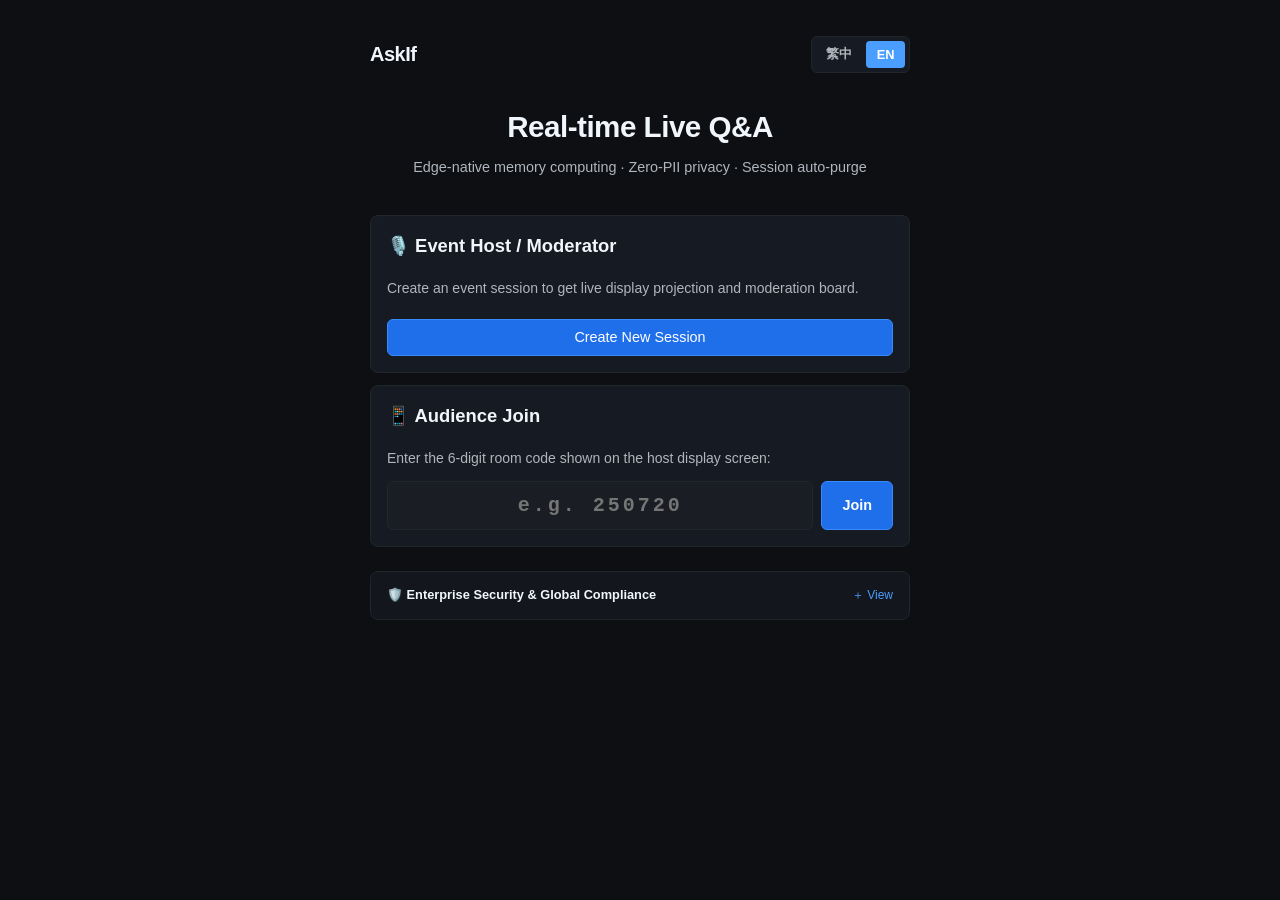
<file: index.html>
<!DOCTYPE html>
<html lang="zh-HK" prefix="og: https://ogp.me/ns#">
<head>
  <meta charset="UTF-8">
  <meta name="viewport" content="width=device-width, initial-scale=1.0, maximum-scale=1.0, user-scalable=no, shrink-to-fit=no, viewport-fit=cover">
  
  <!-- 🔍 Google 網站所有權驗證與 SEO 核心標籤 -->
  <title>AskIf — 現場即時互動問答系統 | Enterprise Live Q&A</title>
  <meta name="google-site-verification" content="JZ5UohX-CcP_fQV0_DI9VadkKY4ZoTTkUifL88-fIcY" />
  <meta name="description" content="AskIf 是一款專為大型年會、論壇與企業大會打造的無痕現場互動提問系統。純邊緣記憶體運算、零 PII 蒐集、會後物理銷毀，全面合規 ISO 27001/42001 與 GDPR 標準。">
  <meta name="keywords" content="AskIf, 現場提問, 即時問答, 企業活動互動, Cloudflare Workers, Durable Objects, 無痕隱私, ISO 42001, GDPR, Slido替代方案">
  <meta name="author" content="Jacky Law">
  <meta name="robots" content="index, follow">
  <link rel="canonical" href="https://jackylawck.github.io/AskIf/">

  <!-- 🌐 Open Graph / Facebook / LinkedIn 社交卡片 -->
  <meta property="og:type" content="website">
  <meta property="og:url" content="https://jackylawck.github.io/AskIf/">
  <meta property="og:title" content="AskIf — 現場即時互動問答 | Zero-PII 邊緣記憶體運算">
  <meta property="og:description" content="無資料庫存儲、不蒐集個人資訊，會議閉幕即物理銷毀。極速、雙語且合規的企業級現場提問工具。">
  <meta property="og:image" content="https://jackylawck.github.io/AskIf/AskIf512icon.png">
  <meta property="og:image:width" content="512">
  <meta property="og:image:height" content="512">
  <meta property="og:image:alt" content="AskIf 系統標誌">
  <meta property="og:locale" content="zh_HK">
  <meta property="og:site_name" content="AskIf">

  <!-- 🐦 Twitter Cards -->
  <meta name="twitter:card" content="summary_large_image">
  <meta name="twitter:title" content="AskIf — 現場即時互動問答系統">
  <meta name="twitter:description" content="極致流暢與合規的即時 Q&A 工具。純邊緣計算、隱私安全、雙語介面。">
  <meta name="twitter:image" content="https://jackylawck.github.io/AskIf/AskIf512icon.png">

  <!-- 📱 PWA 與手機主畫面設定 -->
  <link rel="manifest" href="./manifest.json">
  <link rel="icon" type="image/png" sizes="192x192" href="./AskIf192icon.png">
  <link rel="apple-touch-icon" sizes="192x192" href="./AskIf192icon.png">
  <link rel="apple-touch-icon" sizes="512x512" href="./AskIf512icon.png">
  <meta name="apple-mobile-web-app-capable" content="yes">
  <meta name="apple-mobile-web-app-status-bar-style" content="black-translucent">
  <meta name="apple-mobile-web-app-title" content="AskIf">
  <meta name="mobile-web-app-capable" content="yes">
  <meta name="theme-color" content="#0d0f12">
  <meta name="application-name" content="AskIf">

  <!-- 🛡️ 企業級安全策略：CSP 與權限防禦 -->
  <meta http-equiv="Content-Security-Policy" content="
    default-src 'self';
    script-src 'self' 'unsafe-inline' https://cdn.jsdelivr.net;
    style-src 'self' 'unsafe-inline';
    img-src 'self' data: blob: https://jackylawck.github.io;
    font-src 'self' data:;
    connect-src 'self' https://askif-relay.jackylawck.workers.dev wss://askif-relay.jackylawck.workers.dev;
    object-src 'none';
    base-uri 'self';
    form-action 'none';
  ">
  <meta http-equiv="Permissions-Policy" content="accelerometer=(), gyroscope=(), microphone=(), camera=(), geolocation=(), payment=()">
  <meta name="referrer" content="strict-origin-when-cross-origin">

  <!-- 統一引入核心設計系統 -->
  <link rel="stylesheet" href="./css/style.css">

  <style>
    :root {
      --font-mono: ui-monospace, SFMono-Regular, "SF Mono", Menlo, Consolas, "Liberation Mono", monospace;
    }

    .container {
      max-width: 540px;
      margin: 0 auto;
      padding-top: 1rem;
    }

    .top-bar {
      display: flex;
      justify-content: space-between;
      align-items: center;
      margin-bottom: 2rem;
    }
    .brand-logo {
      font-weight: 800;
      font-size: 1.25rem;
      letter-spacing: -0.5px;
      color: var(--text);
    }
    .lang-switcher {
      display: flex;
      gap: 0.25rem;
      background: var(--card);
      padding: 0.25rem;
      border-radius: 6px;
      border: 1px solid var(--border);
    }
    .lang-btn {
      background: transparent;
      border: none;
      color: var(--text-muted);
      font-size: 0.8rem;
      padding: 0.3rem 0.65rem;
      border-radius: 4px;
      cursor: pointer;
      font-weight: 600;
      transition: background 0.15s ease, color 0.15s ease;
    }
    .lang-btn.active {
      background: var(--accent);
      color: #fff;
    }

    .hero-section {
      text-align: center;
      margin-bottom: 2.25rem;
    }
    .hero-title {
      font-size: 1.85rem;
      font-weight: 800;
      letter-spacing: -0.5px;
      margin-bottom: 0.4rem;
    }
    .hero-subtitle {
      color: var(--text-muted);
      font-size: 0.9rem;
      line-height: 1.5;
    }

    .join-grid {
      display: flex;
      gap: 0.5rem;
      margin-top: 0.75rem;
    }
    .join-input {
      flex: 1;
      text-align: center;
      font-family: var(--font-mono);
      font-size: 1.25rem;
      font-weight: 700;
      letter-spacing: 3px;
    }

    @media (max-width: 420px) {
      .join-grid {
        flex-direction: column;
      }
      .join-input {
        width: 100%;
      }
    }

    details.compliance-card {
      margin-top: 1.5rem;
      background: rgba(22, 27, 34, 0.7);
      border: 1px solid var(--border);
      border-radius: 8px;
      padding: 0.85rem 1rem;
      font-size: 0.8rem;
      color: var(--text-muted);
      line-height: 1.6;
      cursor: pointer;
      transition: background 0.2s ease, border-color 0.2s ease;
    }
    details.compliance-card[open] {
      background: rgba(22, 27, 34, 0.95);
      border-color: var(--card-border);
    }
    details.compliance-card summary {
      font-weight: 700;
      color: var(--text);
      list-style: none;
      display: flex;
      justify-content: space-between;
      align-items: center;
      user-select: none;
    }
    details.compliance-card summary::-webkit-details-marker {
      display: none;
    }
    .summary-title {
      flex: 1;
      min-width: 0;
      white-space: nowrap;
      overflow: hidden;
      text-overflow: ellipsis;
    }
    .summary-toggle {
      font-size: 0.75rem;
      color: var(--accent);
      font-weight: normal;
      margin-left: 0.5rem;
      flex-shrink: 0;
    }

    .compliance-content {
      margin-top: 0.85rem;
      cursor: default;
    }
    .badge-grid {
      display: flex;
      flex-wrap: wrap;
      gap: 0.4rem;
      margin: 0.6rem 0;
    }
    .comp-badge {
      background: #1f2937;
      color: var(--accent);
      border: 1px solid #374151;
      padding: 0.15rem 0.5rem;
      border-radius: 4px;
      font-size: 0.72rem;
      font-weight: 600;
    }

    .modal-overlay {
      position: fixed;
      inset: 0;
      background: rgba(0, 0, 0, 0.75);
      backdrop-filter: blur(5px);
      display: flex;
      align-items: center;
      justify-content: center;
      z-index: 999;
      opacity: 0;
      visibility: hidden;
      transition: opacity 0.2s ease, visibility 0.2s ease;
    }
    .modal-overlay.open {
      opacity: 1;
      visibility: visible;
    }
    .modal-box {
      background: var(--card);
      border: 1px solid var(--card-border);
      border-radius: 12px;
      padding: 1.5rem;
      width: 90%;
      max-width: 420px;
      box-shadow: 0 15px 35px rgba(0, 0, 0, 0.6);
      transform: scale(0.92);
      transition: transform 0.2s cubic-bezier(0.16, 1, 0.3, 1);
    }
    .modal-overlay.open .modal-box {
      transform: scale(1);
    }
    .password-hint {
      background: rgba(13, 17, 23, 0.85);
      border-left: 3px solid var(--accent);
      padding: 0.6rem 0.75rem;
      border-radius: 4px;
      font-size: 0.78rem;
      color: var(--text-muted);
      margin: 0.85rem 0 1rem;
      line-height: 1.5;
    }
    .error-text {
      color: var(--danger);
      font-size: 0.8rem;
      margin-top: 0.5rem;
      display: none;
    }
    .modal-actions {
      display: flex;
      justify-content: flex-end;
      gap: 0.5rem;
      margin-top: 1.25rem;
    }
  </style>
</head>
<body>
  <div class="container">
    <div class="top-bar">
      <div class="brand-logo">AskIf</div>
      <div class="lang-switcher">
        <button class="lang-btn active" id="btn-zh">繁中</button>
        <button class="lang-btn" id="btn-en">EN</button>
      </div>
    </div>

    <div class="hero-section">
      <h1 class="hero-title" data-i18n="title">現場即時互動問答</h1>
      <p class="hero-subtitle" data-i18n="subtitle">純邊緣記憶體運算・無痕私隱防護・會後即時銷毀</p>
    </div>

    <!-- 主持人開房入口 -->
    <div class="card">
      <h3 style="font-size:1.15rem;" data-i18n="hostSectionTitle">🎙️ 主辦人 / 主持人入口</h3>
      <p style="font-size:0.875rem;" data-i18n="hostDesc">建立專屬議程房間，獲取大螢幕投影連結與即時審題戰情室。</p>
      <button class="btn btn-primary" id="btn-open-modal" style="width:100%; margin-top:0.75rem;" data-i18n="createRoomBtn">建立新會議房間</button>
    </div>

    <!-- 觀眾加入入口 -->
    <div class="card">
      <h3 style="font-size:1.15rem;" data-i18n="audienceSectionTitle">📱 觀眾加入既有房間</h3>
      <p style="font-size:0.875rem;" data-i18n="audienceDesc">請輸入主辦方大螢幕提供的 6 位數字房間代碼：</p>
      <div class="join-grid">
        <input type="text" id="manual-room-input" class="join-input" maxlength="6" inputmode="numeric" pattern="[0-9]*" placeholder="例如: 250720">
        <button class="btn btn-primary" id="btn-join-room" style="padding: 0 1.25rem; font-weight:600;" data-i18n="joinBtn">進入</button>
      </div>
    </div>

    <!-- 可折疊合規卡片 -->
    <details class="compliance-card" id="compliance-details">
      <summary>
        <div class="summary-title" data-i18n="complianceTitle">🛡️ 企業級資安與全球私隱合規架構</div>
        <div class="summary-toggle" id="compliance-toggle-label">＋ 展開</div>
      </summary>
      <div class="compliance-content">
        <div class="badge-grid" id="badge-container"></div>
        <div id="compliance-desc" data-i18n="complianceBody"></div>
      </div>
    </details>
  </div>

  <!-- 主持人自訂密碼彈窗 -->
  <div id="pwd-modal" class="modal-overlay" role="dialog" aria-modal="true" aria-labelledby="modal-title">
    <div class="modal-box">
      <h3 id="modal-title" style="margin-top:0; font-size:1.15rem;" data-i18n="modalTitle">🔑 自訂主持人管理密碼</h3>
      
      <div class="password-hint">
        <strong data-i18n="hintTitle">💡 設定指引：</strong><br>
        <span data-i18n="hintDesc">請自訂 4~16 位數字或英文字母作為本場會議的管理密碼。您將使用此密碼管理審核與投影大螢幕；現場觀眾直接掃碼提問，免密碼即可加入。</span>
      </div>

      <input type="password" id="modal-password" maxlength="16" autocomplete="new-password" placeholder="請自訂管理密碼 (例如: pass888)">
      <div id="modal-error" class="error-text"></div>

      <div class="modal-actions">
        <button class="btn" id="btn-cancel-modal" data-i18n="cancelBtn">取消</button>
        <button class="btn btn-primary" id="confirm-create-btn" data-i18n="confirmBtn">確認開房</button>
      </div>
    </div>
  </div>

  <script type="module">
    import { applyI18n, getSavedLang, TRANSLATIONS } from './js/i18n.js';

    let currentLang = getSavedLang();
    document.documentElement.lang = currentLang === 'zh' ? 'zh-HK' : 'en';
    applyI18n(currentLang);
    renderBadges();
    updateToggleText();
    updatePlaceholders(currentLang);

    function updatePlaceholders(lang) {
      const roomInput = document.getElementById('manual-room-input');
      if (roomInput) {
        roomInput.placeholder = lang === 'zh' ? '例如: 250720' : 'e.g. 250720';
      }
    }

    function updateToggleText() {
      const details = document.getElementById('compliance-details');
      const label = document.getElementById('compliance-toggle-label');
      if (!label || !details) return;
      if (details.open) {
        label.textContent = currentLang === 'zh' ? '－ 收起' : '－ Hide';
      } else {
        label.textContent = currentLang === 'zh' ? '＋ 展開' : '＋ View';
      }
    }

    document.getElementById('compliance-details').addEventListener('toggle', updateToggleText);

    function renderBadges() {
      const container = document.getElementById('badge-container');
      if (!container) return;
      container.replaceChildren();

      const standards = [
        'ISO/IEC 27001 (InfoSec)',
        'ISO/IEC 27701 (Privacy)',
        'GDPR Data Minimization',
        'HK PDPO (香港私隱條例)',
        'Zero-Persistence Architecture'
      ];

      standards.forEach((text) => {
        const badge = document.createElement('span');
        badge.className = 'comp-badge';
        badge.textContent = text;
        container.appendChild(badge);
      });
    }

    document.getElementById('btn-zh').addEventListener('click', () => {
      currentLang = 'zh';
      document.documentElement.lang = 'zh-HK';
      applyI18n('zh');
      updateToggleText();
      updatePlaceholders('zh');
    });

    document.getElementById('btn-en').addEventListener('click', () => {
      currentLang = 'en';
      document.documentElement.lang = 'en';
      applyI18n('en');
      updateToggleText();
      updatePlaceholders('en');
    });

    const modal = document.getElementById('pwd-modal');
    const pwdInput = document.getElementById('modal-password');
    const errBox = document.getElementById('modal-error');
    const submitBtn = document.getElementById('confirm-create-btn');

    function openModal() {
      errBox.style.display = 'none';
      pwdInput.value = '';
      modal.classList.add('open');
      setTimeout(() => pwdInput.focus(), 150);
    }

    function closeModal() {
      modal.classList.remove('open');
    }

    document.getElementById('btn-open-modal').addEventListener('click', openModal);
    document.getElementById('btn-cancel-modal').addEventListener('click', closeModal);

    modal.addEventListener('click', (e) => {
      if (e.target === modal) closeModal();
    });

    document.addEventListener('keydown', (e) => {
      if (e.key === 'Escape' && modal.classList.contains('open')) {
        closeModal();
      }
    });

    // 觀眾加入契約：傳遞純 6 位數字房號
    document.getElementById('btn-join-room').addEventListener('click', () => {
      const input = document.getElementById('manual-room-input').value.trim();
      const dict = TRANSLATIONS[currentLang] || TRANSLATIONS.zh;
      if (/^\d{6}$/.test(input)) {
        window.location.href = `./audience.html?room=${encodeURIComponent(input)}`;
      } else {
        alert(dict.errorInvalidRoom || '請輸入正確的 6 位數字房號');
      }
    });

    document.getElementById('manual-room-input').addEventListener('keydown', (e) => {
      if (e.key === 'Enter') {
        document.getElementById('btn-join-room').click();
      }
    });

    // 主持人開房契約：雙重寫入 sessionStorage 並由 URL fragment 傳送即焚密碼
    submitBtn.addEventListener('click', async () => {
      const pwd = pwdInput.value.trim();
      const dict = TRANSLATIONS[currentLang] || TRANSLATIONS.zh;

      if (pwd.length < 4 || pwd.length > 16) {
        errBox.textContent = dict.errorWrongPwd || '密碼格式需為 4 至 16 位字元';
        errBox.style.display = 'block';
        return;
      }

      errBox.style.display = 'none';
      submitBtn.disabled = true;
      submitBtn.textContent = dict.creating || '正在建立房間...';

      try {
        const resp = await fetch('https://askif-relay.jackylawck.workers.dev/api/create-room', {
          method: 'POST',
          headers: { 'Content-Type': 'application/json' },
          body: JSON.stringify({ password: pwd })
        });

        if (resp.status === 503) {
          const errData = await resp.json().catch(() => ({}));
          errBox.textContent = errData.error || '活躍房間已達上限，請稍候再試。';
          errBox.style.display = 'block';
          submitBtn.disabled = false;
          submitBtn.textContent = dict.confirmBtn || '確認開房';
          return;
        }

        if (!resp.ok) {
          const errData = await resp.json().catch(() => ({}));
          throw new Error(errData.error || '開房失敗，請檢查網路連線');
        }

        const data = await resp.json();
        if (!data.ticket) {
          throw new Error('伺服器未回傳有效票據 (Ticket)');
        }

        sessionStorage.setItem(`askif_host_pwd_${data.roomId}`, pwd);
        sessionStorage.setItem(`askif_host_pwd_${data.ticket}`, pwd);

        window.location.href = `./host.html?room=${encodeURIComponent(data.ticket)}#key=${encodeURIComponent(pwd)}`;
      } catch (err) {
        console.error('[Create Room Error]:', err);
        errBox.textContent = err.message || dict.errorNet || '連線伺服器失敗，請稍候再試';
        errBox.style.display = 'block';
        submitBtn.disabled = false;
        submitBtn.textContent = dict.confirmBtn || '確認開房';
      }
    });

    pwdInput.addEventListener('keydown', (e) => {
      if (e.key === 'Enter') {
        submitBtn.click();
      }
    });
  </script>
</body>
</html>
</file>
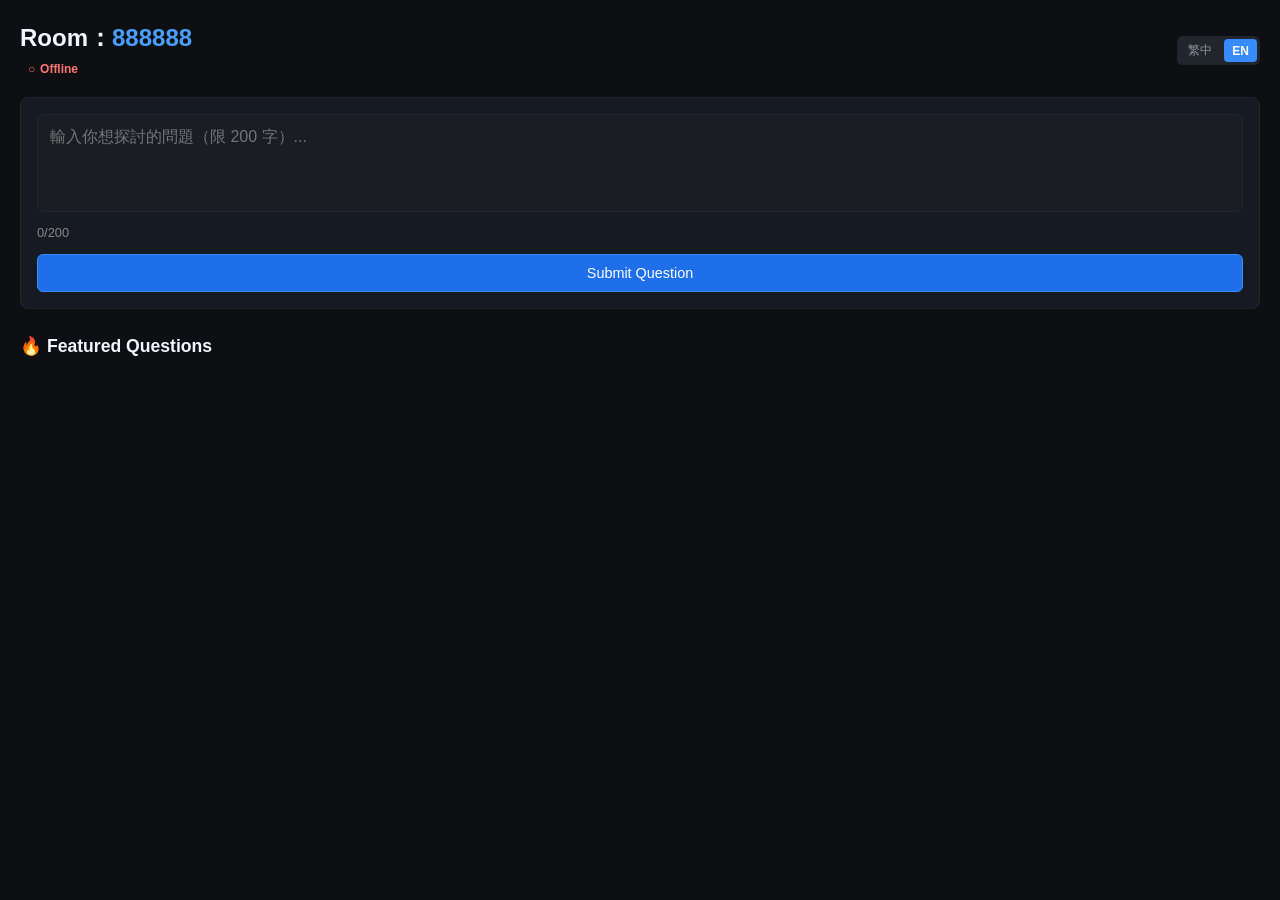
<file: audience.html>
<!DOCTYPE html>
<html lang="zh-HK">
<head>
  <meta charset="UTF-8">
  <meta name="viewport" content="width=device-width, initial-scale=1.0, maximum-scale=1.0, user-scalable=no">
  <title>AskIf — 現場觀眾提問 | Audience Q&A</title>

  <!-- 📱 圖示與 PWA 支援 -->
  <link rel="icon" type="image/png" sizes="192x192" href="./AskIf192icon.png">
  <link rel="shortcut icon" href="./AskIf192icon.png">
  <link rel="apple-touch-icon" sizes="192x192" href="./AskIf192icon.png">
  <meta name="theme-color" content="#0d0f12">

  <!-- 🛡️ 企業級 CSP 安全防線 -->
  <meta http-equiv="Content-Security-Policy" content="
    default-src 'self';
    script-src 'self' 'unsafe-inline';
    style-src 'self' 'unsafe-inline';
    img-src 'self' data: blob: https://jackylawck.github.io;
    font-src 'self' data:;
    connect-src 'self' https://askif-relay.jackylawck.workers.dev wss://askif-relay.jackylawck.workers.dev;
    object-src 'none';
    base-uri 'self';
    form-action 'none';
  ">
  <meta http-equiv="Permissions-Policy" content="accelerometer=(), gyroscope=(), microphone=(), camera=(), geolocation=(), payment=()">
  <meta name="referrer" content="strict-origin-when-cross-origin">

  <link rel="stylesheet" href="./css/style.css">
  <style>
    .lang-switcher {
      display: flex;
      gap: 0.25rem;
      background: #21262d;
      padding: 0.2rem;
      border-radius: 6px;
    }
    .lang-btn {
      background: transparent;
      border: none;
      color: #8b949e;
      font-size: 0.75rem;
      padding: 0.2rem 0.5rem;
      border-radius: 4px;
      cursor: pointer;
    }
    .lang-btn.active {
      background: #388bfd;
      color: #fff;
      font-weight: bold;
    }
  </style>
</head>
<body>
  <div style="display:flex; justify-content:space-between; align-items:center; margin-bottom:1rem;">
    <div>
      <h2 style="margin:0;"><span data-i18n="room">房號</span>：<span id="room-id-label" style="color:var(--accent);">------</span></h2>
      <span class="badge" id="sync-badge" style="color:#ff7675;">○ <span data-i18n="disconnected">斷線</span></span>
    </div>
    <div class="lang-switcher">
      <button class="lang-btn" id="btn-zh" onclick="switchLang('zh')">繁中</button>
      <button class="lang-btn" id="btn-en" onclick="switchLang('en')">EN</button>
    </div>
  </div>

  <!-- 提問輸入區 -->
  <div class="card">
    <textarea id="question-input" rows="4" maxlength="200" style="width:100%; box-sizing:border-box; resize:none; font-size:1rem;" placeholder="輸入你想探討的問題（限 200 字）..."></textarea>
    <div style="display:flex; justify-content:space-between; font-size:0.8rem; color:#888; margin-top:0.25rem;">
      <span id="char-count">0/200</span>
    </div>
    <!-- 綁定 ID 與防呆鎖定 -->
    <button class="btn btn-primary" id="submit-btn" style="width:100%; margin-top:0.75rem;" data-i18n="submit">送出提問</button>
  </div>

  <div id="toast" style="display:none; margin-top:1rem; padding:0.75rem; border-radius:6px; background:#1e88e5; color:#fff; font-size:0.9rem; text-align:center;"></div>

  <h3 style="margin-top:1.5rem; font-size:1.1rem;">🔥 <span data-i18n="featuredPool">精選提問池</span></h3>
  <div id="approved-pool"></div>

  <script type="module">
    import { Relay } from './js/relay.js';
    import { applyI18n, getSavedLang, TRANSLATIONS } from './js/i18n.js';

    let currentLang = getSavedLang();
    applyI18n(currentLang);

    window.switchLang = function(lang) {
      currentLang = lang;
      applyI18n(lang);
      const dict = TRANSLATIONS[lang] || TRANSLATIONS.zh;
      document.getElementById('question-input').placeholder = dict.placeholder || '輸入你想探討的問題（限 200 字）...';
      updateStatusBadge(isWsOnline);
      if (typeof window.reRenderPool === 'function') {
        window.reRenderPool();
      }
    };

    const urlParams = new URLSearchParams(window.location.search);
    const rawTicket = urlParams.get('room') || '888888';
    const roomId = rawTicket.includes('.') ? rawTicket.split('.')[0] : rawTicket;
    document.getElementById('room-id-label').textContent = roomId;

    const relay = new Relay(roomId, 'AUDIENCE');
    let isWsOnline = false;
    let currentQuestions = [];
    const myUpvotes = new Set(JSON.parse(sessionStorage.getItem(`askif_votes_${roomId}`) || '[]'));

    function updateStatusBadge(online) {
      isWsOnline = online;
      const badge = document.getElementById('sync-badge');
      const dict = TRANSLATIONS[currentLang] || TRANSLATIONS.zh;
      if (online) {
        badge.textContent = `● ${dict.connected || '已連線'}`;
        badge.style.color = '#00b894';
      } else {
        badge.textContent = `○ ${dict.disconnected || '斷線'}`;
        badge.style.color = '#ff7675';
      }
    }

    const input = document.getElementById('question-input');
    const charCount = document.getElementById('char-count');
    const submitBtn = document.getElementById('submit-btn');

    input.addEventListener('input', () => {
      charCount.textContent = `${input.value.length}/200`;
    });

    // Client ID 記憶體/會話隔離
    let cid = sessionStorage.getItem('askif_cid');
    if (!cid) {
      cid = 'user_' + Math.random().toString(36).substring(2, 9);
      sessionStorage.setItem('askif_cid', cid);
    }

    relay.onMessage((msg) => {
      if (msg.type === 'STATUS') {
        updateStatusBadge(msg.status === 'ONLINE');
        if (msg.status === 'ONLINE') {
          relay.send({ type: 'REQ_SYNC' });
        }
        return;
      }

      if (msg.type === 'STATE' && Array.isArray(msg.questions)) {
        currentQuestions = msg.questions;
        renderPool(currentQuestions);
      }
    });

    // ⏱️ 30 秒發問倒數計時鎖定（徹底根除誤導）
    let cooldownTimer = null;

    function startCooldown(seconds) {
      let remaining = seconds;
      const dict = TRANSLATIONS[currentLang] || TRANSLATIONS.zh;

      submitBtn.disabled = true;
      submitBtn.style.opacity = '0.6';
      submitBtn.style.cursor = 'not-allowed';
      submitBtn.textContent = `${dict.coolingDown || '發問冷卻中'} (${remaining}s)`;

      cooldownTimer = setInterval(() => {
        remaining--;
        const currentDict = TRANSLATIONS[currentLang] || TRANSLATIONS.zh;
        if (remaining > 0) {
          submitBtn.textContent = `${currentDict.coolingDown || '發問冷卻中'} (${remaining}s)`;
        } else {
          clearInterval(cooldownTimer);
          cooldownTimer = null;
          submitBtn.disabled = false;
          submitBtn.style.opacity = '1';
          submitBtn.style.cursor = 'pointer';
          submitBtn.textContent = currentDict.submit || '送出提問';
        }
      }, 1000);
    }

    submitBtn.onclick = () => {
      if (cooldownTimer) return;

      const text = input.value.trim();
      const dict = TRANSLATIONS[currentLang] || TRANSLATIONS.zh;
      if (!text) {
        showToast(dict.emptyMsg || '請輸入問題內容！');
        return;
      }

      relay.send({
        type: 'SUBMIT',
        text: text,
        cid: cid
      });

      input.value = '';
      charCount.textContent = '0/200';
      showToast(dict.successMsg || '提問已送達後台審核隊列！');

      // 觸發 30 秒鎖定
      startCooldown(30);
    };

    function showToast(msg) {
      const t = document.getElementById('toast');
      t.textContent = msg;
      t.style.display = 'block';
      setTimeout(() => { t.style.display = 'none'; }, 3000);
    }

    window.reRenderPool = () => {
      renderPool(currentQuestions);
    };

    function renderPool(questions) {
      const pool = document.getElementById('approved-pool');
      pool.replaceChildren();
      const dict = TRANSLATIONS[currentLang] || TRANSLATIONS.zh;

      if (!questions || questions.length === 0) {
        const emptyEl = document.createElement('p');
        emptyEl.style.cssText = 'text-align:center; padding:1.5rem 0; color:#8b949e; font-size:0.9rem;';
        emptyEl.textContent = dict.noQuestions || '目前尚無過審題目，搶先發問吧！';
        pool.appendChild(emptyEl);
        return;
      }

      questions.forEach((q) => {
        const hasVoted = myUpvotes.has(q.qid);
        const card = document.createElement('div');
        card.className = 'card';
        card.style.display = 'flex';
        card.style.justifyContent = 'space-between';
        card.style.alignItems = 'center';
        card.style.gap = '0.75rem';

        const textEl = document.createElement('div');
        textEl.textContent = q.text;
        textEl.style.cssText = 'font-size:0.95rem; flex:1; word-break:break-word;';

        const upvoteBtn = document.createElement('button');
        upvoteBtn.className = 'btn';
        upvoteBtn.style.cssText = 'padding:0.35rem 0.75rem; font-size:0.85rem;';
        upvoteBtn.textContent = hasVoted ? (dict.voted || '已附議') : `▲ ${q.upvotes}`;
        upvoteBtn.disabled = hasVoted;
        if (hasVoted) {
          upvoteBtn.style.opacity = '0.6';
        }

        upvoteBtn.onclick = () => {
          if (myUpvotes.has(q.qid)) return;
          myUpvotes.add(q.qid);
          sessionStorage.setItem(`askif_votes_${roomId}`, JSON.stringify([...myUpvotes]));

          relay.send({ type: 'UPVOTE', qid: q.qid, cid: cid });

          upvoteBtn.disabled = true;
          upvoteBtn.textContent = dict.voted || '已附議';
          upvoteBtn.style.opacity = '0.6';
        };

        card.appendChild(textEl);
        card.appendChild(upvoteBtn);
        pool.appendChild(card);
      });
    }
  </script>
</body>
</html>
</file>
<file: css/style.css>
:root {
  --bg: #0d0f12;
  --card: #161a22;
  --card-border: #30363d;
  --text: #f0f6fc;
  --text-muted: #b0b6bd; /* 調亮對比度，提升強光現場與弱視可讀性 */
  --accent: #4a9eff;
  --accent-glow: rgba(74, 158, 255, 0.25);
  --success: #00b894;
  --danger: #ff4757;
  --border: #21262d;
}

* {
  box-sizing: border-box;
}

body {
  margin: 0;
  padding: 1.25rem;
  background: var(--bg);
  color: var(--text);
  font-family: -apple-system, BlinkMacSystemFont, "Segoe UI", Roboto, "PingFang HK", "Microsoft JhengHei", sans-serif;
  line-height: 1.5;
  -webkit-font-smoothing: antialiased;
}

h1, h2, h3, h4 {
  color: var(--text);
  margin-top: 0;
}

p {
  color: var(--text-muted);
  margin: 0.5rem 0;
}

/* 1. 卡片設計與互動反饋 */
.card {
  background: var(--card);
  border: 1px solid var(--border);
  border-radius: 8px;
  padding: 1rem;
  margin-bottom: 0.75rem;
  transition: border-color 0.15s ease, transform 0.15s ease;
}

.card[role="button"],
.card.clickable {
  cursor: pointer;
}

.card[role="button"]:hover,
.card.clickable:hover {
  border-color: var(--accent);
  transform: translateY(-1px);
}

/* 2. 表單輸入框：移除全域 margin 避免幽靈空白，強化 :focus 環 */
input, textarea {
  width: 100%;
  background: #1a1d24;
  border: 1px solid var(--border);
  color: #fff;
  padding: 0.75rem;
  border-radius: 6px;
  font-size: 1rem;
  font-family: inherit;
  margin: 0; /* 消除定時炸彈 margin，交由結構容器控制 */
  transition: border-color 0.15s ease, box-shadow 0.15s ease;
}

input:focus, textarea:focus {
  outline: none;
  border-color: var(--accent);
  box-shadow: 0 0 0 3px var(--accent-glow);
}

/* 3. 按鈕系統：補齊 hover、active 觸控反饋與 disabled 狀態 */
.btn {
  background: #21262d;
  color: #fff;
  border: 1px solid #30363d;
  padding: 0.6rem 1rem;
  border-radius: 6px;
  cursor: pointer;
  font-size: 0.9rem;
  font-weight: 500;
  display: inline-flex;
  align-items: center;
  justify-content: center;
  gap: 0.4rem;
  user-select: none;
  text-decoration: none;
  transition: background 0.15s ease, border-color 0.15s ease, opacity 0.15s ease, transform 0.08s ease;
}

.btn:hover {
  background: #30363d;
}

.btn:active {
  transform: scale(0.97); /* 行動端觸控微動反饋 */
  opacity: 0.88;
}

.btn:focus-visible {
  outline: 2px solid var(--accent);
  outline-offset: 2px;
}

.btn:disabled,
.btn[disabled] {
  opacity: 0.45;
  cursor: not-allowed;
  pointer-events: none;
  transform: none;
}

.btn-primary {
  background: #1f6feb;
  border-color: #388bfd;
}
.btn-primary:hover {
  background: #388bfd;
}

.btn-success {
  background: #238636;
  border-color: #2ea043;
}
.btn-success:hover {
  background: #2ea043;
}

.btn-danger {
  background: #da3633;
  border-color: #f85149;
}
.btn-danger:hover {
  background: #f85149;
}

/* 4. 狀態徽章 */
.badge {
  display: inline-flex;
  align-items: center;
  gap: 0.3rem;
  padding: 0.2rem 0.5rem;
  border-radius: 4px;
  font-size: 0.75rem;
  font-weight: 600;
}
.badge-online,
.badge-success {
  background: rgba(0, 184, 148, 0.15);
  color: #00b894;
  border: 1px solid rgba(0, 184, 148, 0.3);
}
.badge-danger {
  background: rgba(255, 71, 87, 0.15);
  color: #ff7675;
  border: 1px solid rgba(255, 71, 87, 0.3);
}

/* 5. 減少動態偏好支援（無障礙 Accessible Motion） */
@media (prefers-reduced-motion: reduce) {
  *,
  *::before,
  *::after {
    animation-duration: 0.01ms !important;
    animation-iteration-count: 1 !important;
    transition-duration: 0.01ms !important;
    scroll-behavior: auto !important;
  }
}
</file>
